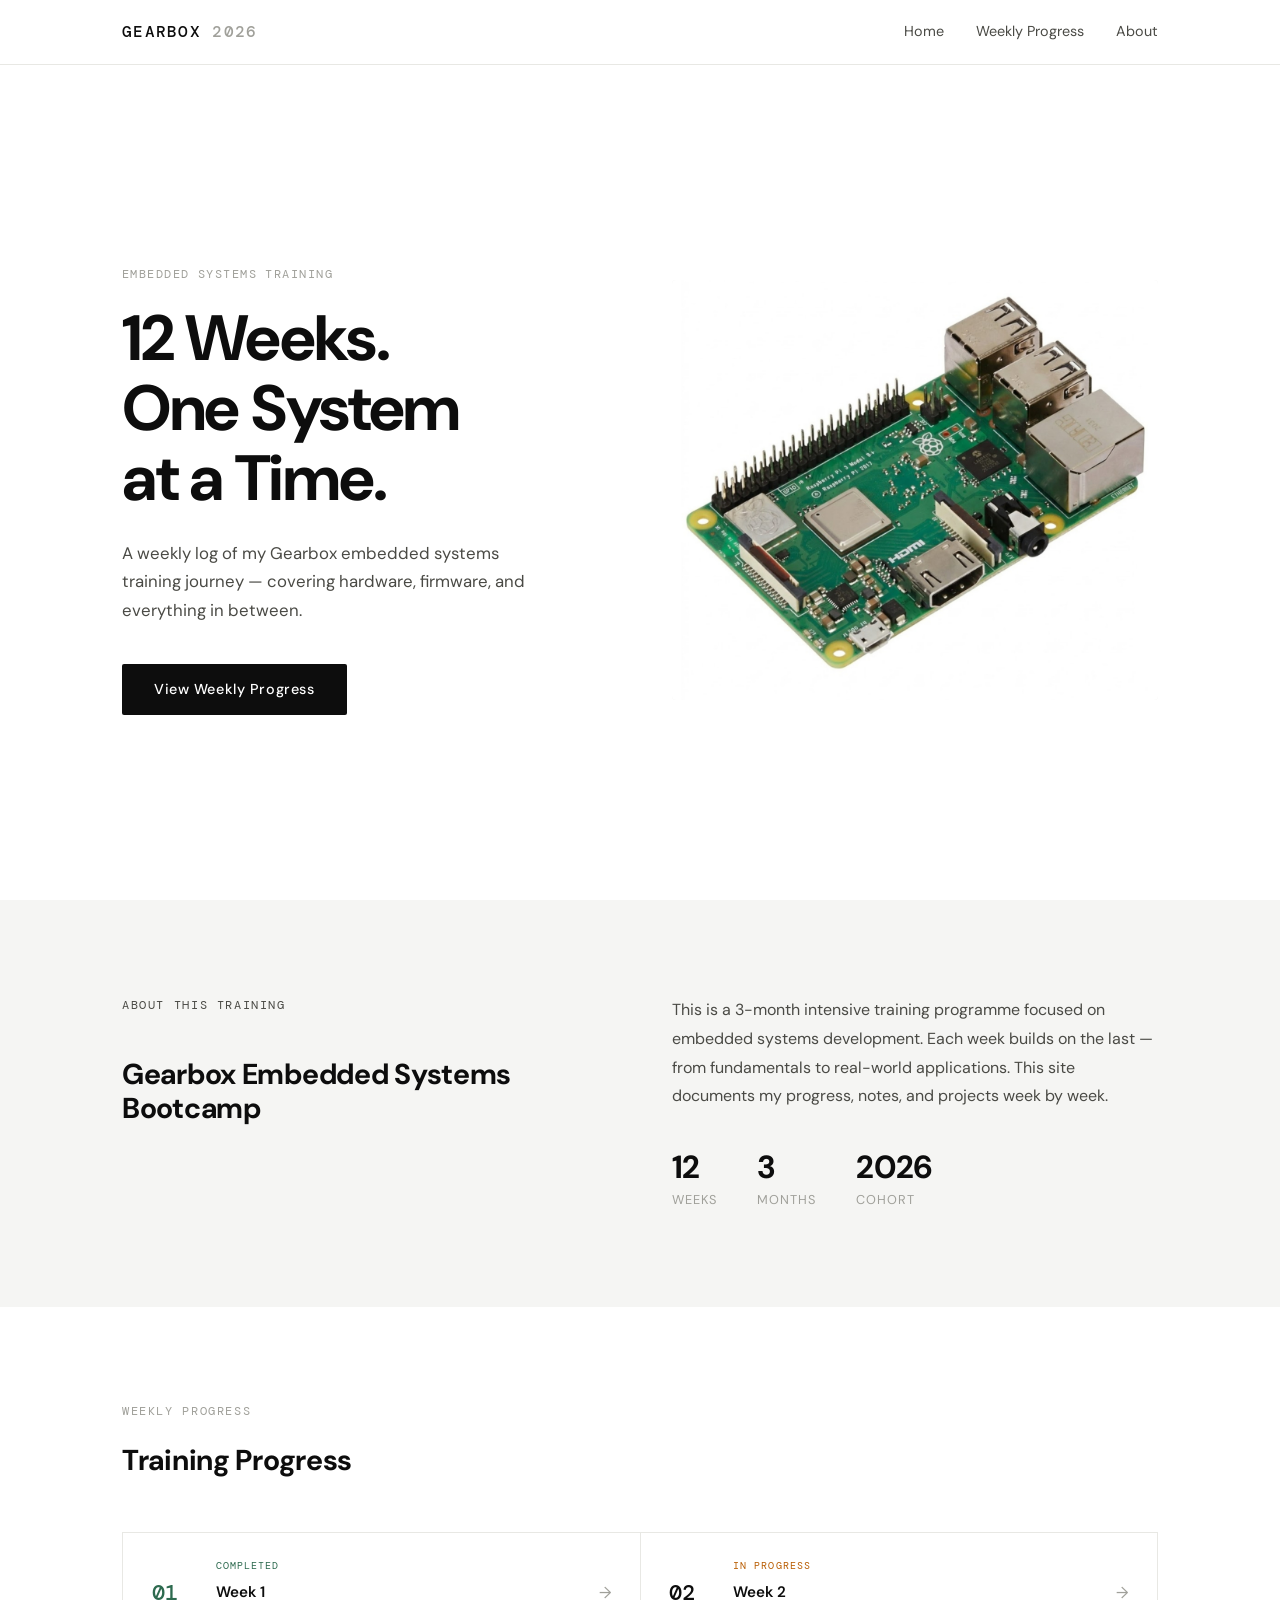
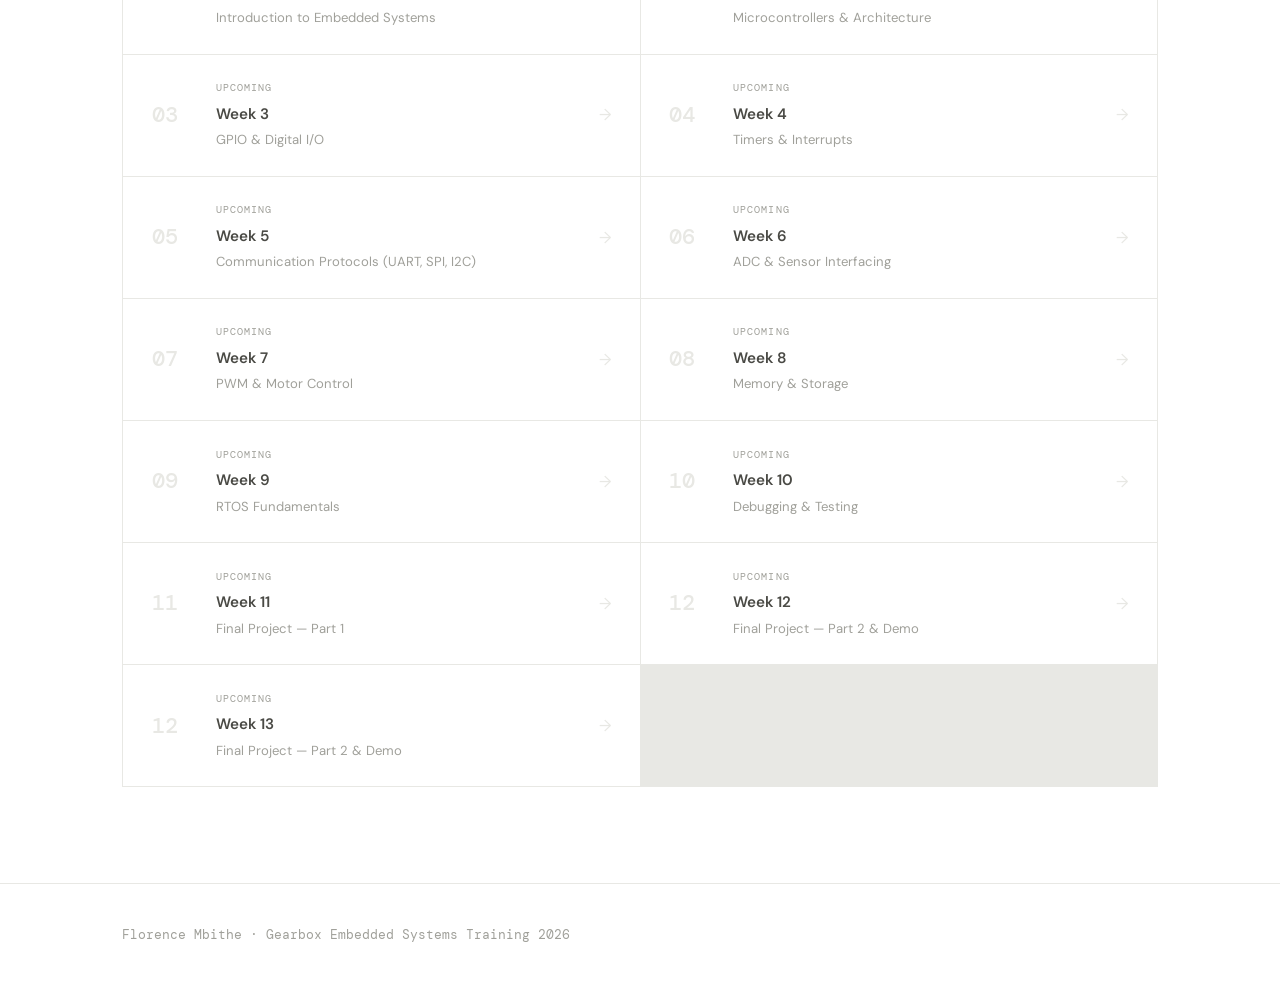
<file: index.html>
<!DOCTYPE html>
<html lang="en">
<head>
  <meta charset="UTF-8" />
  <meta name="viewport" content="width=device-width, initial-scale=1.0"/>
  <title>Gearbox Embedded Systems Training 2026</title>
  <link rel="stylesheet" href="CSS/style.css" />
  <link href="https://fonts.googleapis.com/css2?family=DM+Sans:wght@300;400;500;700&family=DM+Mono:wght@400;500&display=swap" rel="stylesheet"/>
</head>
<body>

  <!-- HEADER -->
  <header>
    <div class="header-inner">
      <div class="logo">GEARBOX <span>2026</span></div>
      <nav>
        <a href="index.html">Home</a>
        <a href="#weeks">Weekly Progress</a>
        <a href="#about">About</a>
      </nav>
    </div>
  </header>

  <!-- HERO -->
  <section class="hero">
    <div class="hero-content">
      <p class="tag">Embedded Systems Training</p>
      <h1>12 Weeks.<br/>One System<br/>at a Time.</h1>
      <p class="subtitle">A weekly log of my Gearbox embedded systems training journey — covering hardware, firmware, and everything in between.</p>
      <a href="#weeks" class="btn">View Weekly Progress</a>
    </div>

    <div class="hero-image">
      <img src="IMAGES/index.jpg" alt="Embedded Systems"/>
    </div>

  </section>

  <!-- ABOUT -->
  <section class="about" id="about">
    <div class="container">
      <div class="about-grid">
        <div>
          <p class="section-label">About This Training</p>
          <h2>Gearbox Embedded Systems Bootcamp</h2>
        </div>
        <div>
          <p>This is a 3-month intensive training programme focused on embedded systems development. Each week builds on the last — from fundamentals to real-world applications. This site documents my progress, notes, and projects week by week.</p>
          <div class="stats">
            <div class="stat"><span>12</span><p>Weeks</p></div>
            <div class="stat"><span>3</span><p>Months</p></div>
            <div class="stat"><span>2026</span><p>Cohort</p></div>
          </div>
        </div>
      </div>
    </div>
  </section>

  <!-- WEEKLY PROGRESS -->
  <section class="weeks" id="weeks">
    <div class="container">
      <p class="section-label">Weekly Progress</p>
      <h2>Training Progress</h2>
      <div class="weeks-grid">

        <a href="weeks/week1.html" class="week-card done">
          <div class="week-number">01</div>
          <div class="week-info">
            <span class="status">Completed</span>
            <h3>Week 1</h3>
            <p>Introduction to Embedded Systems</p>
          </div>
          <div class="arrow">→</div>
        </a>

        <a href="weeks/week2.html" class="week-card active">
          <div class="week-number">02</div>
          <div class="week-info">
            <span class="status current">In Progress</span>
            <h3>Week 2</h3>
            <p>Microcontrollers & Architecture</p>
          </div>
          <div class="arrow">→</div>
        </a>

        <a href="weeks/week3.html" class="week-card locked">
          <div class="week-number">03</div>
          <div class="week-info">
            <span class="status upcoming">Upcoming</span>
            <h3>Week 3</h3>
            <p>GPIO & Digital I/O</p>
          </div>
          <div class="arrow">→</div>
        </a>

        <a href="weeks/week4.html" class="week-card locked">
          <div class="week-number">04</div>
          <div class="week-info">
            <span class="status upcoming">Upcoming</span>
            <h3>Week 4</h3>
            <p>Timers & Interrupts</p>
          </div>
          <div class="arrow">→</div>
        </a>

        <a href="weeks/week5.html" class="week-card locked">
          <div class="week-number">05</div>
          <div class="week-info">
            <span class="status upcoming">Upcoming</span>
            <h3>Week 5</h3>
            <p>Communication Protocols (UART, SPI, I2C)</p>
          </div>
          <div class="arrow">→</div>
        </a>

        <a href="weeks/week6.html" class="week-card locked">
          <div class="week-number">06</div>
          <div class="week-info">
            <span class="status upcoming">Upcoming</span>
            <h3>Week 6</h3>
            <p>ADC & Sensor Interfacing</p>
          </div>
          <div class="arrow">→</div>
        </a>

        <a href="weeks/week7.html" class="week-card locked">
          <div class="week-number">07</div>
          <div class="week-info">
            <span class="status upcoming">Upcoming</span>
            <h3>Week 7</h3>
            <p>PWM & Motor Control</p>
          </div>
          <div class="arrow">→</div>
        </a>

        <a href="weeks/week8.html" class="week-card locked">
          <div class="week-number">08</div>
          <div class="week-info">
            <span class="status upcoming">Upcoming</span>
            <h3>Week 8</h3>
            <p>Memory & Storage</p>
          </div>
          <div class="arrow">→</div>
        </a>

        <a href="weeks/week9.html" class="week-card locked">
          <div class="week-number">09</div>
          <div class="week-info">
            <span class="status upcoming">Upcoming</span>
            <h3>Week 9</h3>
            <p>RTOS Fundamentals</p>
          </div>
          <div class="arrow">→</div>
        </a>

        <a href="weeks/week10.html" class="week-card locked">
          <div class="week-number">10</div>
          <div class="week-info">
            <span class="status upcoming">Upcoming</span>
            <h3>Week 10</h3>
            <p>Debugging & Testing</p>
          </div>
          <div class="arrow">→</div>
        </a>

        <a href="weeks/week11.html" class="week-card locked">
          <div class="week-number">11</div>
          <div class="week-info">
            <span class="status upcoming">Upcoming</span>
            <h3>Week 11</h3>
            <p>Final Project — Part 1</p>
          </div>
          <div class="arrow">→</div>
        </a>

        <a href="weeks/week12.html" class="week-card locked">
          <div class="week-number">12</div>
          <div class="week-info">
            <span class="status upcoming">Upcoming</span>
            <h3>Week 12</h3>
            <p>Final Project — Part 2 & Demo</p>
          </div>
          <div class="arrow">→</div>
        </a>

        <a href="weeks/week13.html" class="week-card locked">
          <div class="week-number">12</div>
          <div class="week-info">
            <span class="status upcoming">Upcoming</span>
            <h3>Week 13</h3>
            <p>Final Project — Part 2 & Demo</p>
          </div>
          <div class="arrow">→</div>
        </a>

      </div>
    </div>
  </section>

  <!-- FOOTER -->
  <footer>
    <div class="container">
      <p>Florence Mbithe · Gearbox Embedded Systems Training 2026</p>
    </div>
  </footer>

</body>
</html>
</file>
<file: CSS/style.css>
/* ===========================
   GEARBOX TRAINING 2026
   style.css
=========================== */

/* --- RESET & BASE --- */
*, *::before, *::after {
  margin: 0;
  padding: 0;
  box-sizing: border-box;
}

:root {
  --black: #0d0d0d;
  --white: #ffffff;
  --off-white: #f5f5f3;
  --gray-light: #e8e8e4;
  --gray-mid: #a0a09a;
  --gray-dark: #4a4a45;
  --accent: #1a1a2e;
  --green: #2d6a4f;
  --green-light: #e8f5ee;
  --blue: #1a3a5c;
  --blue-light: #e8f0f8;
  --orange: #b85c00;
  --orange-light: #fff3e6;
  --font-main: 'DM Sans', sans-serif;
  --font-mono: 'DM Mono', monospace;
}

html { scroll-behavior: smooth; }

body {
  font-family: var(--font-main);
  background: var(--white);
  color: var(--black);
  line-height: 1.6;
  font-size: 16px;
}

a { text-decoration: none; color: inherit; }

img { max-width: 100%; display: block; }

.container {
  max-width: 1100px;
  margin: 0 auto;
  padding: 0 2rem;
}


/* --- HEADER --- */
header {
  position: fixed;
  top: 0; left: 0; right: 0;
  z-index: 100;
  background: rgba(255,255,255,0.92);
  backdrop-filter: blur(12px);
  border-bottom: 1px solid var(--gray-light);
}

.header-inner {
  max-width: 1100px;
  margin: 0 auto;
  padding: 1.2rem 2rem;
  display: flex;
  justify-content: space-between;
  align-items: center;
}

.logo {
  font-family: var(--font-mono);
  font-weight: 500;
  font-size: 1rem;
  letter-spacing: 0.08em;
  text-transform: uppercase;
}

.logo span {
  color: var(--gray-mid);
}

nav {
  display: flex;
  gap: 2rem;
}

nav a {
  font-size: 0.9rem;
  color: var(--gray-dark);
  font-weight: 400;
  transition: color 0.2s;
}

nav a:hover { color: var(--black); }


/* --- HERO --- */
.hero {
  min-height: 100vh;
  padding-top: 80px;
  display: grid;
  grid-template-columns: 1fr 1fr;
  align-items: center;
  max-width: 1100px;
  margin: 0 auto;
  padding-left: 2rem;
  padding-right: 2rem;
  gap: 4rem;
}

.hero-content { padding: 2rem 0; }

.tag {
  font-family: var(--font-mono);
  font-size: 0.75rem;
  letter-spacing: 0.12em;
  text-transform: uppercase;
  color: var(--gray-mid);
  margin-bottom: 1.2rem;
}

.hero-content h1 {
  font-size: clamp(2.8rem, 5vw, 4.2rem);
  font-weight: 700;
  line-height: 1.1;
  letter-spacing: -0.02em;
  margin-bottom: 1.5rem;
}

.subtitle {
  font-size: 1.05rem;
  color: var(--gray-dark);
  max-width: 420px;
  margin-bottom: 2.5rem;
  line-height: 1.7;
}

.btn {
  display: inline-block;
  background: var(--black);
  color: var(--white);
  padding: 0.85rem 2rem;
  font-size: 0.9rem;
  font-weight: 500;
  letter-spacing: 0.04em;
  border-radius: 2px;
  transition: background 0.2s, transform 0.15s;
}

.btn:hover {
  background: var(--gray-dark);
  transform: translateY(-1px);
}

/* Hero visual */
.hero-image {
  position: relative;
  height: 420px;
  background: var(--off-white);
  border-radius: 4px;
  overflow: hidden;
  display: flex;
  align-items: center;
  justify-content: center;
}

.hero-image img {
  width: 100%;
  height: 100%;
  object-fit: cover;
  position: absolute;
  top: 0; left: 0;
}

/* Circuit placeholder (shows when no image is added yet) */
.hero-placeholder {
  width: 100%;
  height: 100%;
  display: flex;
  align-items: center;
  justify-content: center;
}

.circuit-lines {
  position: relative;
  width: 200px;
  height: 200px;
}

.line {
  position: absolute;
  background: var(--gray-light);
  border-radius: 2px;
}

.l1 { width: 2px; height: 120px; top: 40px; left: 60px; }
.l2 { width: 100px; height: 2px; top: 100px; left: 60px; }
.l3 { width: 2px; height: 80px; top: 100px; left: 160px; }

.dot {
  position: absolute;
  width: 10px; height: 10px;
  border-radius: 50%;
  border: 2px solid var(--gray-mid);
  background: var(--white);
}

.d1 { top: 36px; left: 56px; }
.d2 { top: 96px; left: 156px; }
.d3 { top: 176px; left: 156px; }


/* --- ABOUT --- */
.about {
  padding: 6rem 0;
  background: var(--off-white);
}

.about-grid {
  display: grid;
  grid-template-columns: 1fr 1fr;
  gap: 4rem;
  align-items: start;
}

.section-label {
  font-family: var(--font-mono);
  font-size: 0.72rem;
  letter-spacing: 0.14em;
  text-transform: uppercase;
  color: var(--gray-mid);
  margin-bottom: 1rem;
}

.about h2 {
  font-size: 1.8rem;
  font-weight: 700;
  line-height: 1.2;
  letter-spacing: -0.01em;
}

.about p {
  color: var(--gray-dark);
  line-height: 1.8;
  margin-bottom: 2.5rem;
}

.stats {
  display: flex;
  gap: 2.5rem;
}

.stat span {
  display: block;
  font-size: 2rem;
  font-weight: 700;
  letter-spacing: -0.02em;
  line-height: 1;
  margin-bottom: 0.3rem;
}

.stat p {
  font-size: 0.8rem;
  color: var(--gray-mid);
  text-transform: uppercase;
  letter-spacing: 0.08em;
  margin: 0;
}


/* --- WEEKS --- */
.weeks {
  padding: 6rem 0;
}

.weeks h2 {
  font-size: 1.8rem;
  font-weight: 700;
  letter-spacing: -0.01em;
  margin-bottom: 3rem;
}

.weeks-grid {
  display: grid;
  grid-template-columns: 1fr 1fr;
  gap: 1px;
  background: var(--gray-light);
  border: 1px solid var(--gray-light);
}

.week-card {
  display: flex;
  align-items: center;
  gap: 1.5rem;
  padding: 1.6rem 1.8rem;
  background: var(--white);
  transition: background 0.15s;
  cursor: pointer;
}

.week-card:hover { background: var(--off-white); }

.week-number {
  font-family: var(--font-mono);
  font-size: 1.4rem;
  font-weight: 500;
  color: var(--gray-light);
  min-width: 2.5rem;
  line-height: 1;
}

.week-card.done .week-number { color: var(--green); }
.week-card.active .week-number { color: var(--black); }

.week-info { flex: 1; }

.status {
  font-family: var(--font-mono);
  font-size: 0.65rem;
  letter-spacing: 0.1em;
  text-transform: uppercase;
  color: var(--gray-mid);
  display: block;
  margin-bottom: 0.3rem;
}

.status.current {
  color: var(--orange);
}

.week-card.done .status { color: var(--green); }

.week-info h3 {
  font-size: 0.95rem;
  font-weight: 600;
  margin-bottom: 0.2rem;
}

.week-card.locked .week-info h3 { color: var(--gray-dark); }

.week-info p {
  font-size: 0.82rem;
  color: var(--gray-mid);
}

.arrow {
  font-size: 1rem;
  color: var(--gray-light);
  transition: transform 0.2s, color 0.2s;
}

.week-card:hover .arrow {
  transform: translateX(4px);
  color: var(--gray-mid);
}

.week-card.done .arrow,
.week-card.active .arrow { color: var(--gray-mid); }


/* --- FOOTER --- */
footer {
  padding: 2.5rem 0;
  border-top: 1px solid var(--gray-light);
}

footer p {
  font-size: 0.82rem;
  color: var(--gray-mid);
  font-family: var(--font-mono);
}


/* --- WEEK PAGE STYLES --- */
.week-page {
  max-width: 800px;
  margin: 0 auto;
  padding: 7rem 2rem 5rem;
}

.back-link {
  display: inline-flex;
  align-items: center;
  gap: 0.5rem;
  font-size: 0.85rem;
  color: var(--gray-mid);
  margin-bottom: 3rem;
  transition: color 0.2s;
}

.back-link:hover { color: var(--black); }

.week-page-header {
  margin-bottom: 3rem;
  padding-bottom: 2rem;
  border-bottom: 1px solid var(--gray-light);
}

.week-page-header .tag { margin-bottom: 0.8rem; }

.week-page-header h1 {
  font-size: 2.5rem;
  font-weight: 700;
  letter-spacing: -0.02em;
  margin-bottom: 0.5rem;
}

.week-page-header .subtitle {
  font-size: 1rem;
  color: var(--gray-dark);
  max-width: 100%;
}

.week-section {
  margin-bottom: 3rem;
}

.week-section h2 {
  font-size: 1.1rem;
  font-weight: 600;
  margin-bottom: 1rem;
  padding-bottom: 0.5rem;
  border-bottom: 1px solid var(--gray-light);
}

.week-section p {
  color: var(--gray-dark);
  line-height: 1.8;
  margin-bottom: 1rem;
}

.week-section ul {
  list-style: none;
  padding: 0;
}

.week-section ul li {
  padding: 0.5rem 0;
  color: var(--gray-dark);
  border-bottom: 1px solid var(--gray-light);
  font-size: 0.95rem;
  display: flex;
  align-items: center;
  gap: 0.8rem;
}

.week-section ul li::before {
  content: '—';
  color: var(--gray-light);
  font-family: var(--font-mono);
}

.week-image-block {
  margin: 2rem 0;
  border-radius: 4px;
  overflow: hidden;
  background: var(--off-white);
}

.week-image-block img {
  width: 100%;
  max-height: 400px;
  object-fit: cover;
}

.week-image-block .caption {
  padding: 0.8rem 1rem;
  font-size: 0.78rem;
  color: var(--gray-mid);
  font-family: var(--font-mono);
}


/* --- RESPONSIVE --- */
@media (max-width: 768px) {
  .hero {
    grid-template-columns: 1fr;
    min-height: auto;
    padding-top: 100px;
    padding-bottom: 3rem;
    gap: 2rem;
  }

  .hero-image { height: 260px; }

  .about-grid { grid-template-columns: 1fr; gap: 2rem; }

  .weeks-grid { grid-template-columns: 1fr; }

  nav { gap: 1.2rem; }
}
</file>
